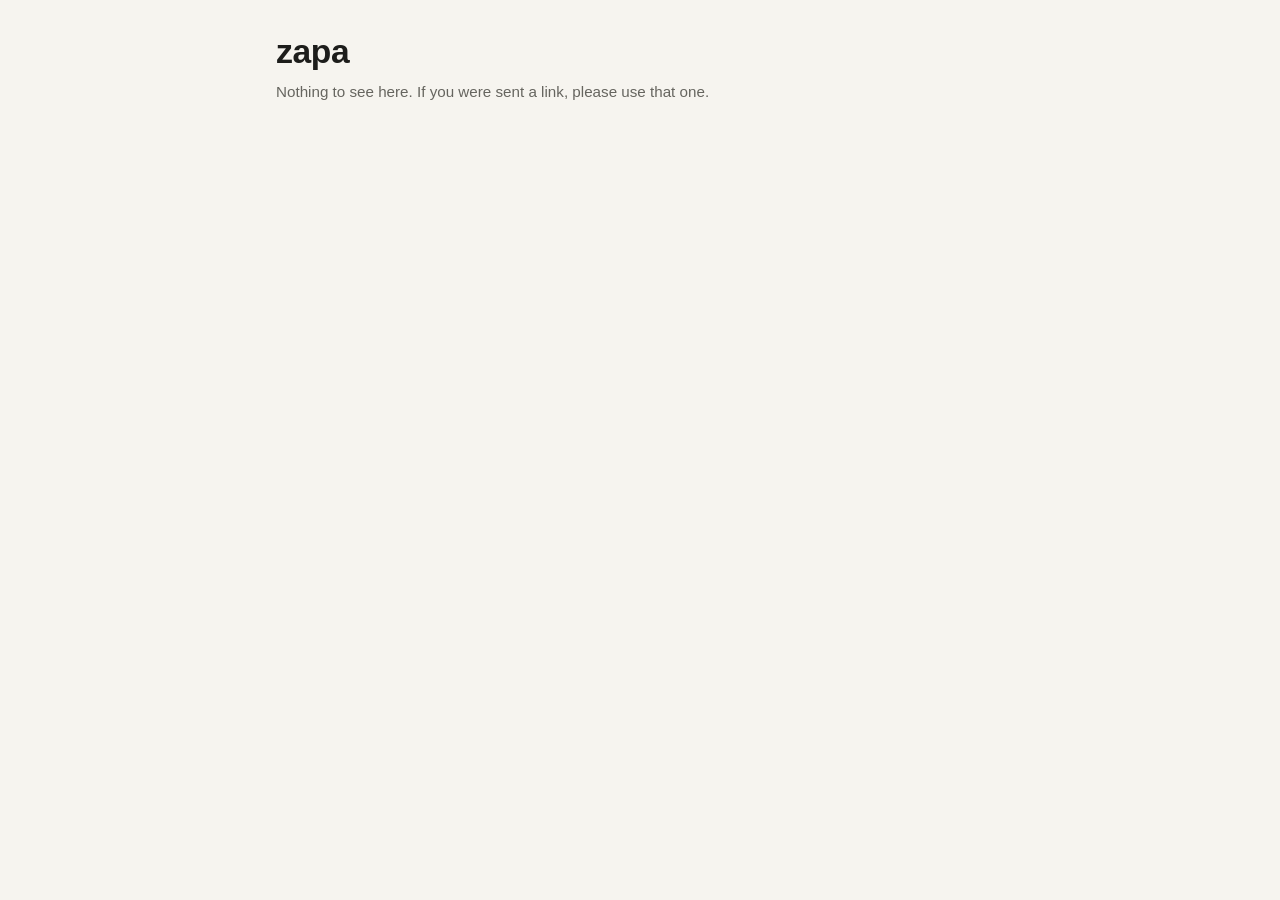
<file: index.html>
<!doctype html>
<html lang="en">
<head>
<meta charset="utf-8">
<meta name="viewport" content="width=device-width, initial-scale=1">
<meta name="robots" content="noindex, nofollow">
<title>zapa</title>
<link rel="stylesheet" href="assets/style.css">
</head>
<body>
<main class="doc">
  <h1>zapa</h1>
  <p class="muted">Nothing to see here. If you were sent a link, please use that one.</p>
</main>
</body>
</html>
</file>
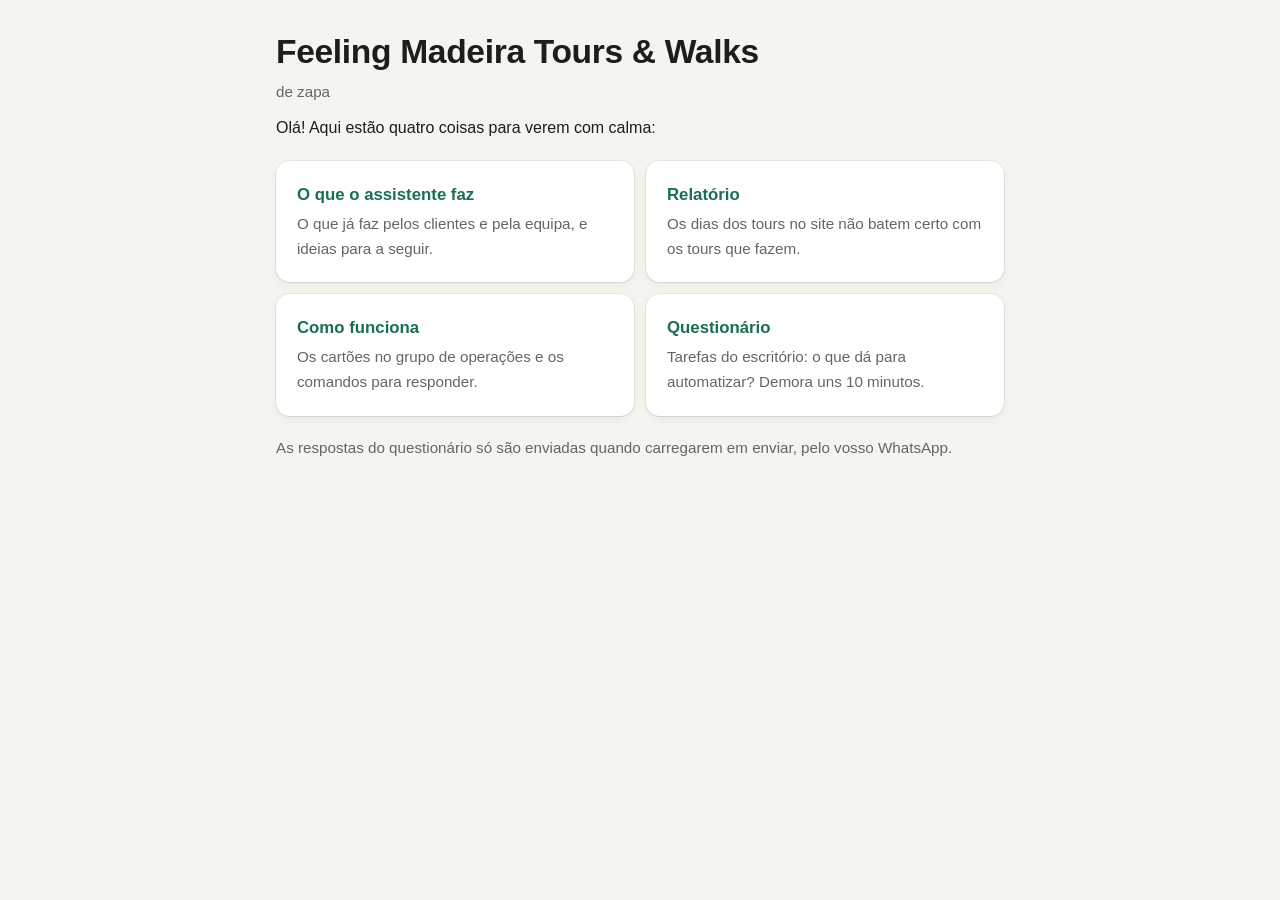
<file: feeling/index.html>
<!doctype html>
<html lang="pt-PT">
<head>
<meta charset="utf-8">
<meta name="viewport" content="width=device-width, initial-scale=1">
<meta name="robots" content="noindex, nofollow">
<title>Feeling Madeira</title>
<link rel="stylesheet" href="../assets/style.css">
</head>
<body>
<main class="doc">
  <h1>Feeling Madeira Tours &amp; Walks</h1>
  <p class="muted">de zapa</p>
  <p>Olá! Aqui estão quatro coisas para verem com calma:</p>
  <div class="tiles">
    <a class="tile" href="o-que-faz.html"><strong>O que o assistente faz</strong><span>O que já faz pelos clientes e pela equipa, e ideias para a seguir.</span></a>
    <a class="tile" href="relatorio.html"><strong>Relatório</strong><span>Os dias dos tours no site não batem certo com os tours que fazem.</span></a>
    <a class="tile" href="como-funciona.html"><strong>Como funciona</strong><span>Os cartões no grupo de operações e os comandos para responder.</span></a>
    <a class="tile" href="questionario.html"><strong>Questionário</strong><span>Tarefas do escritório: o que dá para automatizar? Demora uns 10 minutos.</span></a>
  </div>
  <p class="muted">As respostas do questionário só são enviadas quando carregarem em enviar, pelo vosso WhatsApp.</p>
</main>
</body>
</html>
</file>
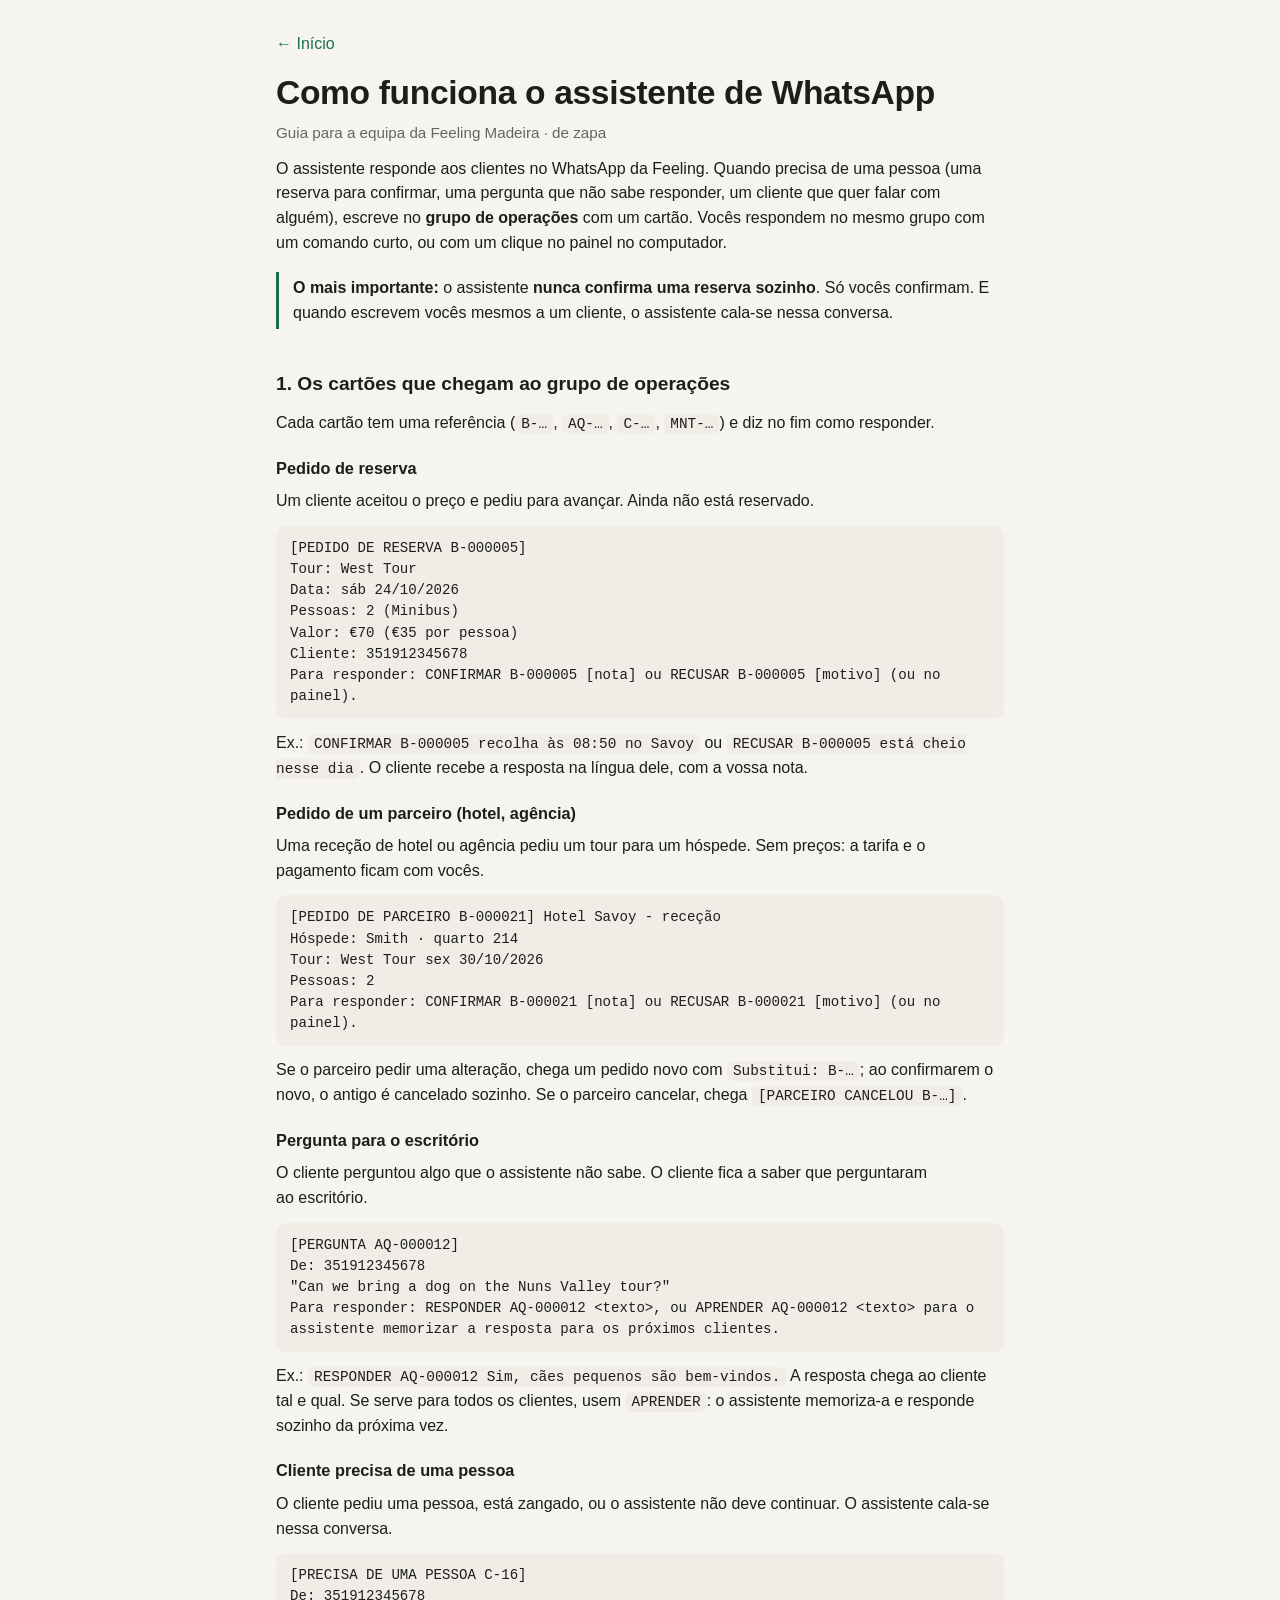
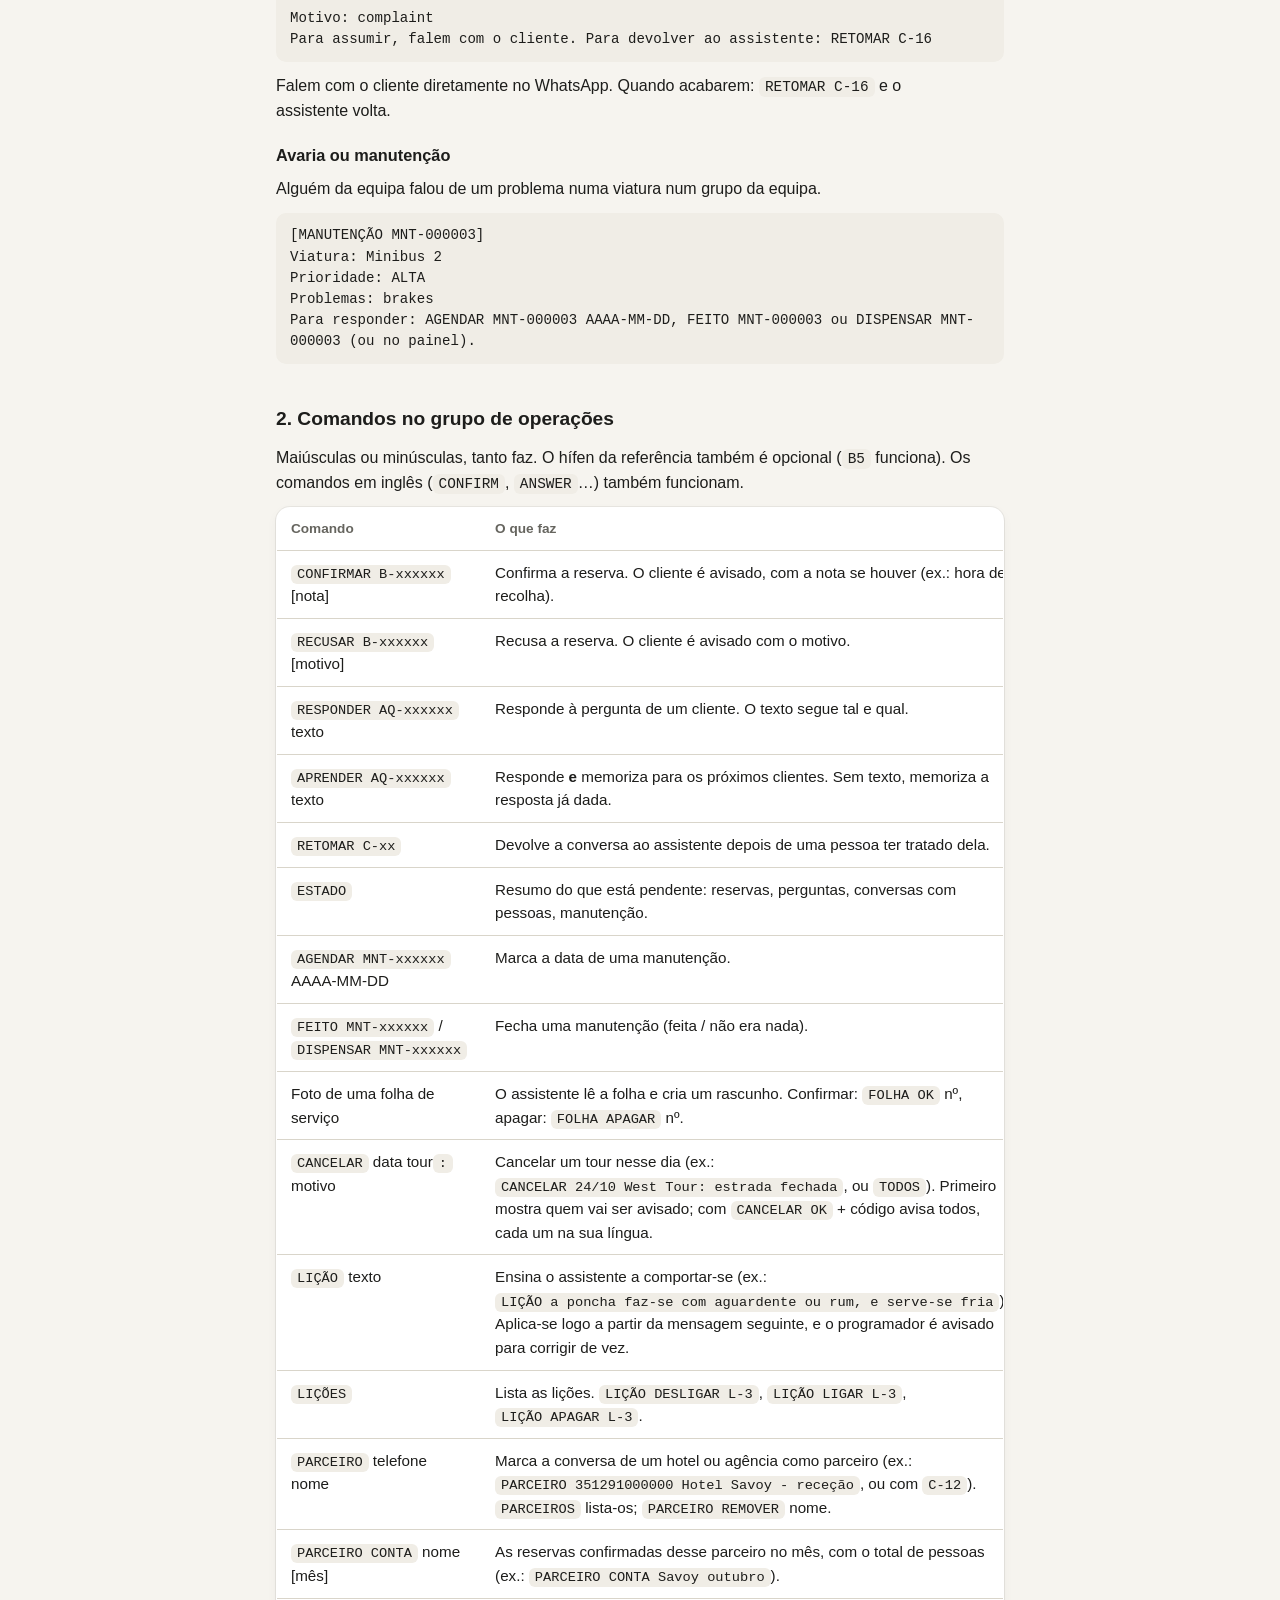
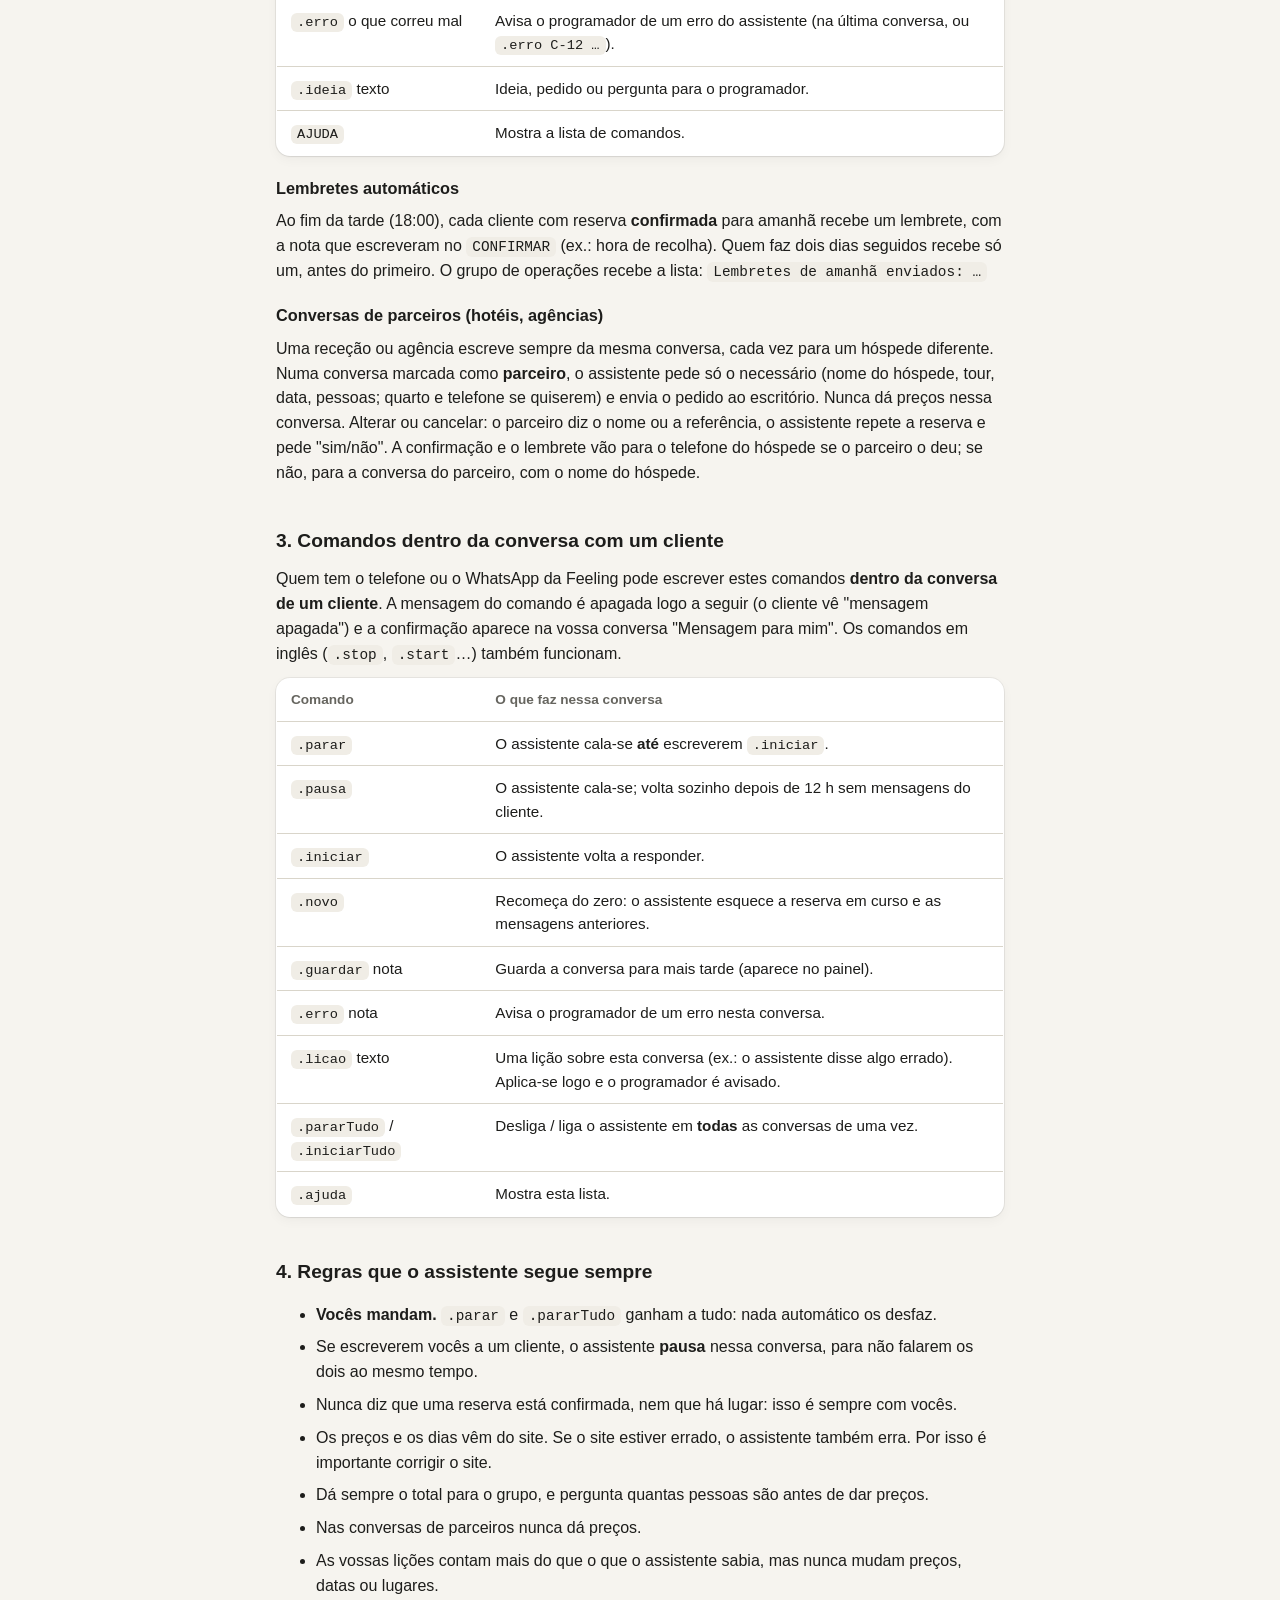
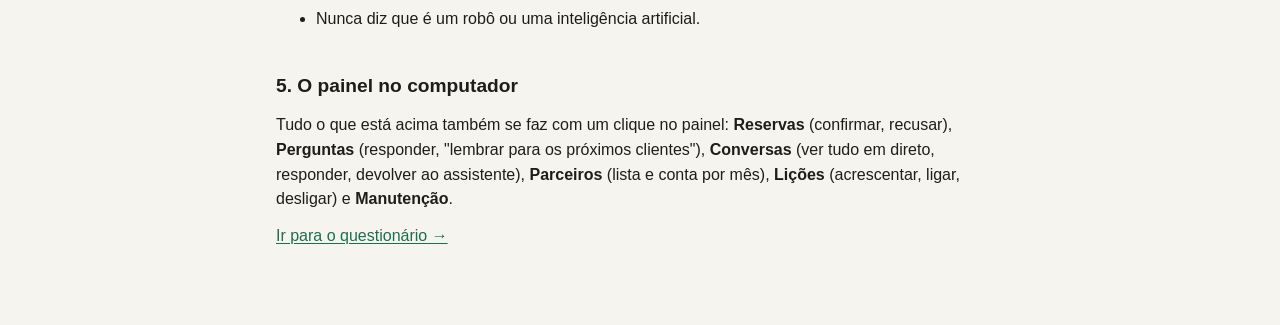
<file: feeling/como-funciona.html>
<!doctype html>
<html lang="pt-PT">
<head>
<meta charset="utf-8">
<meta name="viewport" content="width=device-width, initial-scale=1">
<meta name="robots" content="noindex, nofollow">
<title>Como funciona</title>
<link rel="stylesheet" href="../assets/style.css">
</head>
<body>
<main class="doc">
  <a class="back" href="./">← Início</a>
  <h1>Como funciona o assistente de WhatsApp</h1>
  <p class="muted">Guia para a equipa da Feeling Madeira · de zapa</p>

  <p>O assistente responde aos clientes no WhatsApp da Feeling. Quando precisa de uma pessoa (uma reserva
    para confirmar, uma pergunta que não sabe responder, um cliente que quer falar com alguém), escreve no
    <strong>grupo de operações</strong> com um cartão. Vocês respondem no mesmo grupo com um comando curto,
    ou com um clique no painel no computador.</p>

  <div class="note"><p><strong>O mais importante:</strong> o assistente <strong>nunca confirma uma reserva
    sozinho</strong>. Só vocês confirmam. E quando escrevem vocês mesmos a um cliente, o assistente cala-se
    nessa conversa.</p></div>

  <h2>1. Os cartões que chegam ao grupo de operações</h2>
  <p>Cada cartão tem uma referência (<code>B-…</code>, <code>AQ-…</code>, <code>C-…</code>, <code>MNT-…</code>)
    e diz no fim como responder.</p>

  <h3>Pedido de reserva</h3>
  <p>Um cliente aceitou o preço e pediu para avançar. Ainda não está reservado.</p>
  <pre class="msg">[PEDIDO DE RESERVA B-000005]
Tour: West Tour
Data: sáb 24/10/2026
Pessoas: 2 (Minibus)
Valor: €70 (€35 por pessoa)
Cliente: 351912345678
Para responder: CONFIRMAR B-000005 [nota] ou RECUSAR B-000005 [motivo] (ou no painel).</pre>
  <p>Ex.: <code>CONFIRMAR B-000005 recolha às 08:50 no Savoy</code> ou <code>RECUSAR B-000005 está cheio nesse dia</code>.
    O cliente recebe a resposta na língua dele, com a vossa nota.</p>

  <h3>Pedido de um parceiro (hotel, agência)</h3>
  <p>Uma receção de hotel ou agência pediu um tour para um hóspede. Sem preços: a tarifa e o pagamento ficam com vocês.</p>
  <pre class="msg">[PEDIDO DE PARCEIRO B-000021] Hotel Savoy - receção
Hóspede: Smith · quarto 214
Tour: West Tour sex 30/10/2026
Pessoas: 2
Para responder: CONFIRMAR B-000021 [nota] ou RECUSAR B-000021 [motivo] (ou no painel).</pre>
  <p>Se o parceiro pedir uma alteração, chega um pedido novo com <code>Substitui: B-…</code>; ao confirmarem o novo,
    o antigo é cancelado sozinho. Se o parceiro cancelar, chega <code>[PARCEIRO CANCELOU B-…]</code>.</p>

  <h3>Pergunta para o escritório</h3>
  <p>O cliente perguntou algo que o assistente não sabe. O cliente fica a saber que perguntaram ao escritório.</p>
  <pre class="msg">[PERGUNTA AQ-000012]
De: 351912345678
"Can we bring a dog on the Nuns Valley tour?"
Para responder: RESPONDER AQ-000012 &lt;texto&gt;, ou APRENDER AQ-000012 &lt;texto&gt; para o assistente memorizar a resposta para os próximos clientes.</pre>
  <p>Ex.: <code>RESPONDER AQ-000012 Sim, cães pequenos são bem-vindos.</code> A resposta chega ao cliente tal e qual.
    Se serve para todos os clientes, usem <code>APRENDER</code>: o assistente memoriza-a e responde sozinho da próxima vez.</p>

  <h3>Cliente precisa de uma pessoa</h3>
  <p>O cliente pediu uma pessoa, está zangado, ou o assistente não deve continuar. O assistente cala-se nessa conversa.</p>
  <pre class="msg">[PRECISA DE UMA PESSOA C-16]
De: 351912345678
Motivo: complaint
Para assumir, falem com o cliente. Para devolver ao assistente: RETOMAR C-16</pre>
  <p>Falem com o cliente diretamente no WhatsApp. Quando acabarem: <code>RETOMAR C-16</code> e o assistente volta.</p>

  <h3>Avaria ou manutenção</h3>
  <p>Alguém da equipa falou de um problema numa viatura num grupo da equipa.</p>
  <pre class="msg">[MANUTENÇÃO MNT-000003]
Viatura: Minibus 2
Prioridade: ALTA
Problemas: brakes
Para responder: AGENDAR MNT-000003 AAAA-MM-DD, FEITO MNT-000003 ou DISPENSAR MNT-000003 (ou no painel).</pre>

  <h2>2. Comandos no grupo de operações</h2>
  <p>Maiúsculas ou minúsculas, tanto faz. O hífen da referência também é opcional (<code>B5</code> funciona).
    Os comandos em inglês (<code>CONFIRM</code>, <code>ANSWER</code>…) também funcionam.</p>
  <div class="table-wrap"><table>
    <thead><tr><th>Comando</th><th>O que faz</th></tr></thead>
    <tbody>
      <tr><td><code>CONFIRMAR B-xxxxxx</code> [nota]</td><td>Confirma a reserva. O cliente é avisado, com a nota se houver (ex.: hora de recolha).</td></tr>
      <tr><td><code>RECUSAR B-xxxxxx</code> [motivo]</td><td>Recusa a reserva. O cliente é avisado com o motivo.</td></tr>
      <tr><td><code>RESPONDER AQ-xxxxxx</code> texto</td><td>Responde à pergunta de um cliente. O texto segue tal e qual.</td></tr>
      <tr><td><code>APRENDER AQ-xxxxxx</code> texto</td><td>Responde <strong>e</strong> memoriza para os próximos clientes. Sem texto, memoriza a resposta já dada.</td></tr>
      <tr><td><code>RETOMAR C-xx</code></td><td>Devolve a conversa ao assistente depois de uma pessoa ter tratado dela.</td></tr>
      <tr><td><code>ESTADO</code></td><td>Resumo do que está pendente: reservas, perguntas, conversas com pessoas, manutenção.</td></tr>
      <tr><td><code>AGENDAR MNT-xxxxxx</code> AAAA-MM-DD</td><td>Marca a data de uma manutenção.</td></tr>
      <tr><td><code>FEITO MNT-xxxxxx</code> / <code>DISPENSAR MNT-xxxxxx</code></td><td>Fecha uma manutenção (feita / não era nada).</td></tr>
      <tr><td>Foto de uma folha de serviço</td><td>O assistente lê a folha e cria um rascunho. Confirmar: <code>FOLHA OK</code> nº, apagar: <code>FOLHA APAGAR</code> nº.</td></tr>
      <tr><td><code>CANCELAR</code> data tour<code>:</code> motivo</td><td>Cancelar um tour nesse dia (ex.: <code>CANCELAR 24/10 West Tour: estrada fechada</code>, ou <code>TODOS</code>). Primeiro mostra quem vai ser avisado; com <code>CANCELAR OK</code> + código avisa todos, cada um na sua língua.</td></tr>
      <tr><td><code>LIÇÃO</code> texto</td><td>Ensina o assistente a comportar-se (ex.: <code>LIÇÃO a poncha faz-se com aguardente ou rum, e serve-se fria</code>). Aplica-se logo a partir da mensagem seguinte, e o programador é avisado para corrigir de vez.</td></tr>
      <tr><td><code>LIÇÕES</code></td><td>Lista as lições. <code>LIÇÃO DESLIGAR L-3</code>, <code>LIÇÃO LIGAR L-3</code>, <code>LIÇÃO APAGAR L-3</code>.</td></tr>
      <tr><td><code>PARCEIRO</code> telefone nome</td><td>Marca a conversa de um hotel ou agência como parceiro (ex.: <code>PARCEIRO 351291000000 Hotel Savoy - receção</code>, ou com <code>C-12</code>). <code>PARCEIROS</code> lista-os; <code>PARCEIRO REMOVER</code> nome.</td></tr>
      <tr><td><code>PARCEIRO CONTA</code> nome [mês]</td><td>As reservas confirmadas desse parceiro no mês, com o total de pessoas (ex.: <code>PARCEIRO CONTA Savoy outubro</code>).</td></tr>
      <tr><td><code>.erro</code> o que correu mal</td><td>Avisa o programador de um erro do assistente (na última conversa, ou <code>.erro C-12 …</code>).</td></tr>
      <tr><td><code>.ideia</code> texto</td><td>Ideia, pedido ou pergunta para o programador.</td></tr>
      <tr><td><code>AJUDA</code></td><td>Mostra a lista de comandos.</td></tr>
    </tbody>
  </table></div>

  <h3>Lembretes automáticos</h3>
  <p>Ao fim da tarde (18:00), cada cliente com reserva <strong>confirmada</strong> para amanhã recebe um lembrete,
    com a nota que escreveram no <code>CONFIRMAR</code> (ex.: hora de recolha). Quem faz dois dias seguidos recebe
    só um, antes do primeiro. O grupo de operações recebe a lista: <code>Lembretes de amanhã enviados: …</code></p>

  <h3>Conversas de parceiros (hotéis, agências)</h3>
  <p>Uma receção ou agência escreve sempre da mesma conversa, cada vez para um hóspede diferente. Numa conversa
    marcada como <strong>parceiro</strong>, o assistente pede só o necessário (nome do hóspede, tour, data,
    pessoas; quarto e telefone se quiserem) e envia o pedido ao escritório. Nunca dá preços nessa conversa.
    Alterar ou cancelar: o parceiro diz o nome ou a referência, o assistente repete a reserva e pede "sim/não".
    A confirmação e o lembrete vão para o telefone do hóspede se o parceiro o deu; se não, para a conversa do
    parceiro, com o nome do hóspede.</p>

  <h2>3. Comandos dentro da conversa com um cliente</h2>
  <p>Quem tem o telefone ou o WhatsApp da Feeling pode escrever estes comandos <strong>dentro da conversa de
    um cliente</strong>. A mensagem do comando é apagada logo a seguir (o cliente vê "mensagem apagada") e a
    confirmação aparece na vossa conversa "Mensagem para mim". Os comandos em inglês (<code>.stop</code>,
    <code>.start</code>…) também funcionam.</p>
  <div class="table-wrap"><table>
    <thead><tr><th>Comando</th><th>O que faz nessa conversa</th></tr></thead>
    <tbody>
      <tr><td><code>.parar</code></td><td>O assistente cala-se <strong>até</strong> escreverem <code>.iniciar</code>.</td></tr>
      <tr><td><code>.pausa</code></td><td>O assistente cala-se; volta sozinho depois de 12 h sem mensagens do cliente.</td></tr>
      <tr><td><code>.iniciar</code></td><td>O assistente volta a responder.</td></tr>
      <tr><td><code>.novo</code></td><td>Recomeça do zero: o assistente esquece a reserva em curso e as mensagens anteriores.</td></tr>
      <tr><td><code>.guardar</code> nota</td><td>Guarda a conversa para mais tarde (aparece no painel).</td></tr>
      <tr><td><code>.erro</code> nota</td><td>Avisa o programador de um erro nesta conversa.</td></tr>
      <tr><td><code>.licao</code> texto</td><td>Uma lição sobre esta conversa (ex.: o assistente disse algo errado). Aplica-se logo e o programador é avisado.</td></tr>
      <tr><td><code>.pararTudo</code> / <code>.iniciarTudo</code></td><td>Desliga / liga o assistente em <strong>todas</strong> as conversas de uma vez.</td></tr>
      <tr><td><code>.ajuda</code></td><td>Mostra esta lista.</td></tr>
    </tbody>
  </table></div>

  <h2>4. Regras que o assistente segue sempre</h2>
  <ul>
    <li><strong>Vocês mandam.</strong> <code>.parar</code> e <code>.pararTudo</code> ganham a tudo: nada automático os desfaz.</li>
    <li>Se escreverem vocês a um cliente, o assistente <strong>pausa</strong> nessa conversa, para não falarem os dois ao mesmo tempo.</li>
    <li>Nunca diz que uma reserva está confirmada, nem que há lugar: isso é sempre com vocês.</li>
    <li>Os preços e os dias vêm do site. Se o site estiver errado, o assistente também erra. Por isso é importante corrigir o site.</li>
    <li>Dá sempre o total para o grupo, e pergunta quantas pessoas são antes de dar preços.</li>
    <li>Nas conversas de parceiros nunca dá preços.</li>
    <li>As vossas lições contam mais do que o que o assistente sabia, mas nunca mudam preços, datas ou lugares.</li>
    <li>Nunca diz que é um robô ou uma inteligência artificial.</li>
  </ul>

  <h2>5. O painel no computador</h2>
  <p>Tudo o que está acima também se faz com um clique no painel: <strong>Reservas</strong> (confirmar,
    recusar), <strong>Perguntas</strong> (responder, "lembrar para os próximos clientes"),
    <strong>Conversas</strong> (ver tudo em direto, responder, devolver ao assistente),
    <strong>Parceiros</strong> (lista e conta por mês), <strong>Lições</strong> (acrescentar, ligar, desligar) e
    <strong>Manutenção</strong>.</p>

  <p><a href="questionario.html">Ir para o questionário →</a></p>
</main>
</body>
</html>
</file>
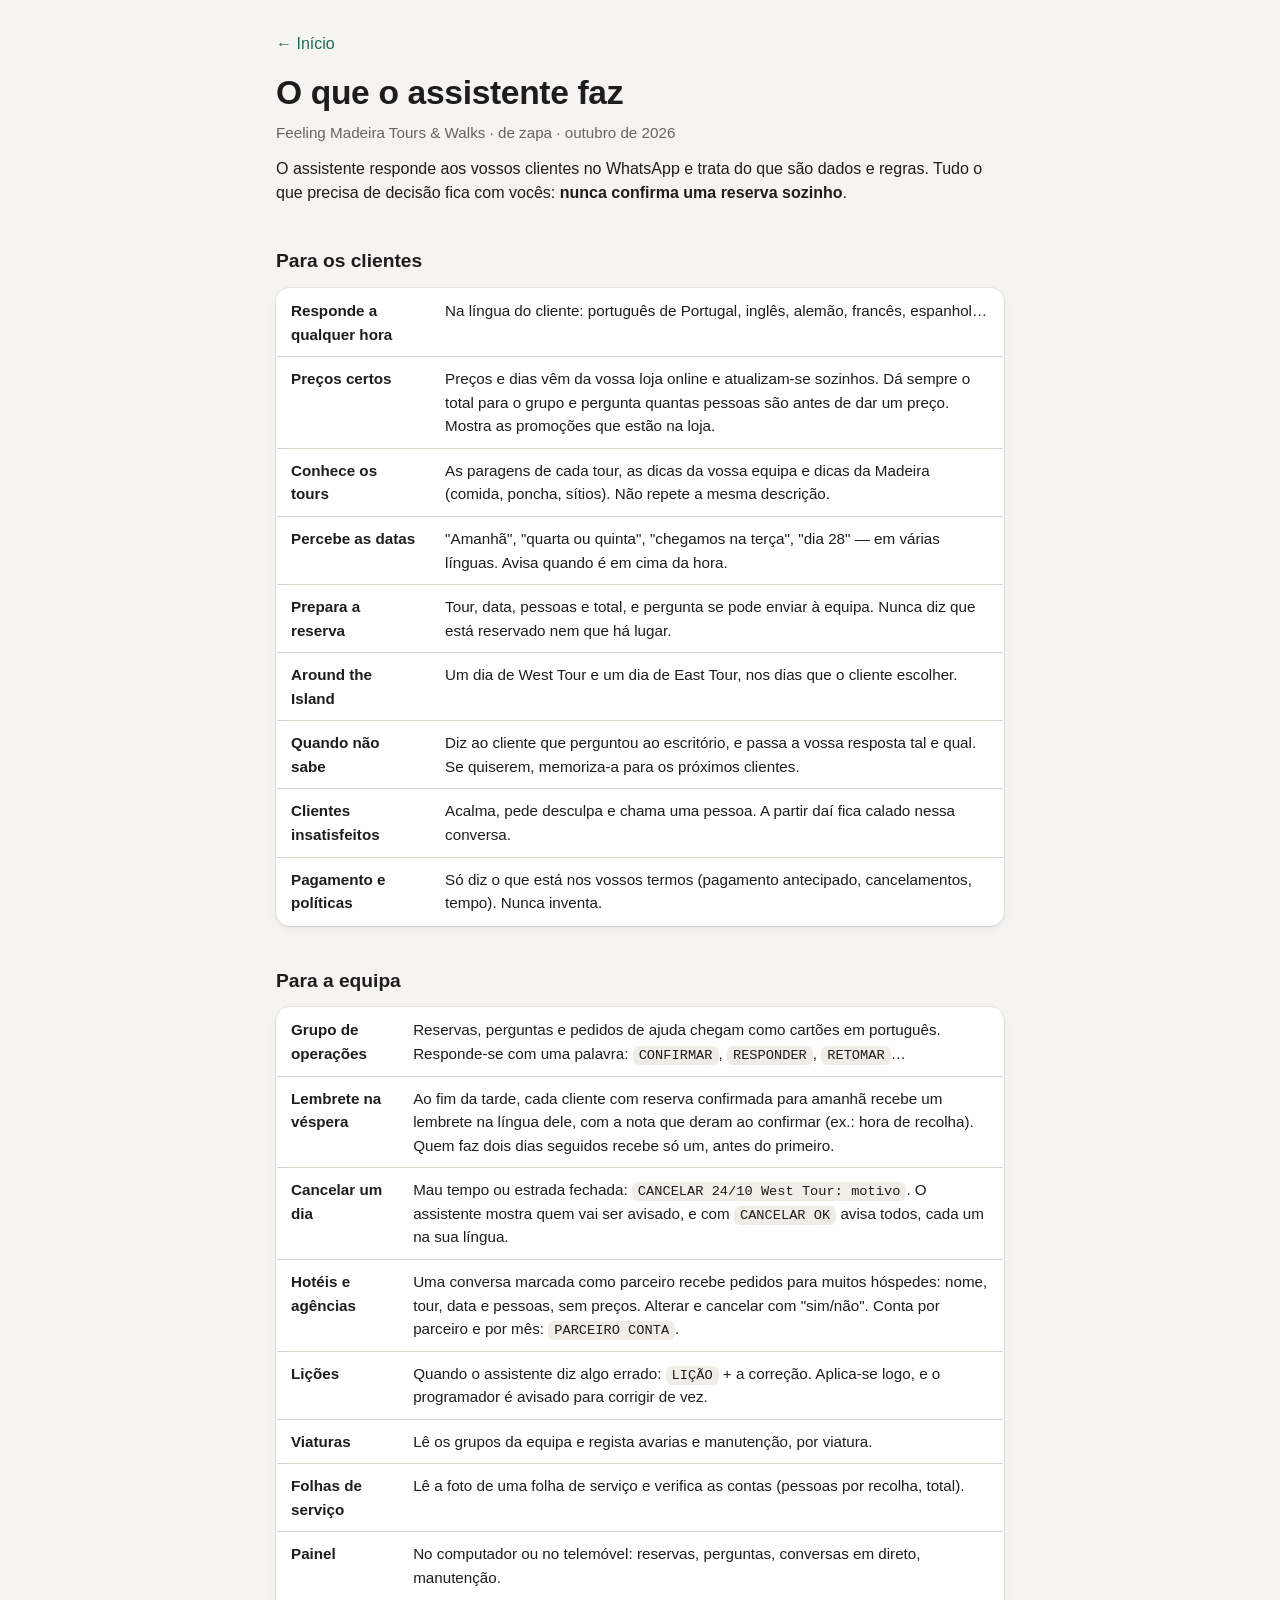
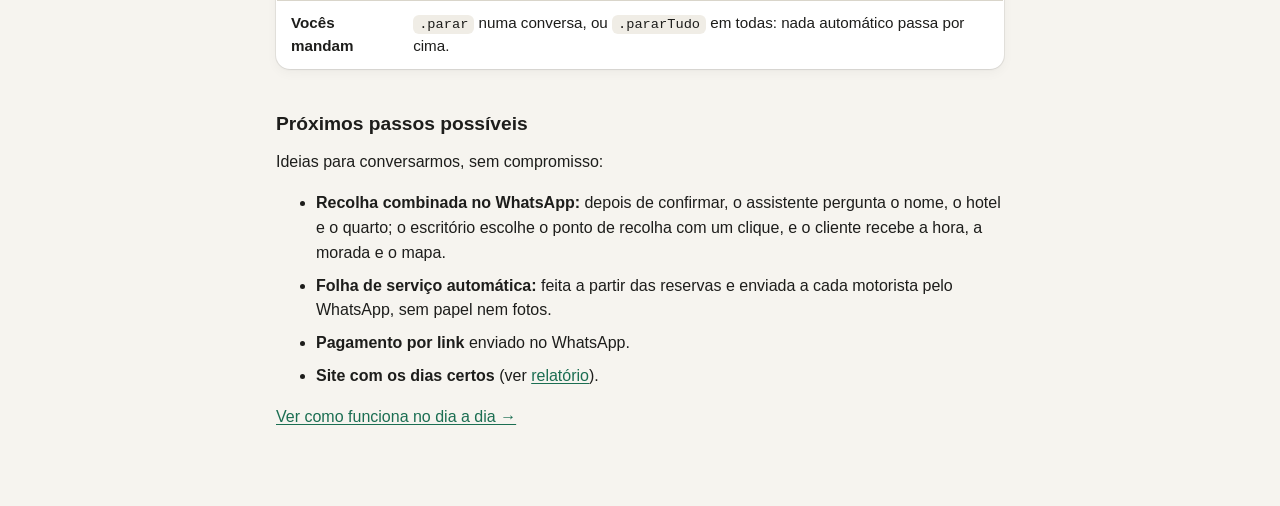
<file: feeling/o-que-faz.html>
<!doctype html>
<html lang="pt-PT">
<head>
<meta charset="utf-8">
<meta name="viewport" content="width=device-width, initial-scale=1">
<meta name="robots" content="noindex, nofollow">
<title>O que o assistente faz</title>
<link rel="stylesheet" href="../assets/style.css">
</head>
<body>
<main class="doc">
  <a class="back" href="./">← Início</a>
  <h1>O que o assistente faz</h1>
  <p class="muted">Feeling Madeira Tours &amp; Walks · de zapa · outubro de 2026</p>

  <p>O assistente responde aos vossos clientes no WhatsApp e trata do que são dados e regras. Tudo o que
    precisa de decisão fica com vocês: <strong>nunca confirma uma reserva sozinho</strong>.</p>

  <h2>Para os clientes</h2>
  <div class="table-wrap"><table>
    <tbody>
      <tr><td><strong>Responde a qualquer hora</strong></td><td>Na língua do cliente: português de Portugal, inglês, alemão, francês, espanhol…</td></tr>
      <tr><td><strong>Preços certos</strong></td><td>Preços e dias vêm da vossa loja online e atualizam-se sozinhos. Dá sempre o total para o grupo e pergunta quantas pessoas são antes de dar um preço. Mostra as promoções que estão na loja.</td></tr>
      <tr><td><strong>Conhece os tours</strong></td><td>As paragens de cada tour, as dicas da vossa equipa e dicas da Madeira (comida, poncha, sítios). Não repete a mesma descrição.</td></tr>
      <tr><td><strong>Percebe as datas</strong></td><td>"Amanhã", "quarta ou quinta", "chegamos na terça", "dia 28" — em várias línguas. Avisa quando é em cima da hora.</td></tr>
      <tr><td><strong>Prepara a reserva</strong></td><td>Tour, data, pessoas e total, e pergunta se pode enviar à equipa. Nunca diz que está reservado nem que há lugar.</td></tr>
      <tr><td><strong>Around the Island</strong></td><td>Um dia de West Tour e um dia de East Tour, nos dias que o cliente escolher.</td></tr>
      <tr><td><strong>Quando não sabe</strong></td><td>Diz ao cliente que perguntou ao escritório, e passa a vossa resposta tal e qual. Se quiserem, memoriza-a para os próximos clientes.</td></tr>
      <tr><td><strong>Clientes insatisfeitos</strong></td><td>Acalma, pede desculpa e chama uma pessoa. A partir daí fica calado nessa conversa.</td></tr>
      <tr><td><strong>Pagamento e políticas</strong></td><td>Só diz o que está nos vossos termos (pagamento antecipado, cancelamentos, tempo). Nunca inventa.</td></tr>
    </tbody>
  </table></div>

  <h2>Para a equipa</h2>
  <div class="table-wrap"><table>
    <tbody>
      <tr><td><strong>Grupo de operações</strong></td><td>Reservas, perguntas e pedidos de ajuda chegam como cartões em português. Responde-se com uma palavra: <code>CONFIRMAR</code>, <code>RESPONDER</code>, <code>RETOMAR</code>…</td></tr>
      <tr><td><strong>Lembrete na véspera</strong></td><td>Ao fim da tarde, cada cliente com reserva confirmada para amanhã recebe um lembrete na língua dele, com a nota que deram ao confirmar (ex.: hora de recolha). Quem faz dois dias seguidos recebe só um, antes do primeiro.</td></tr>
      <tr><td><strong>Cancelar um dia</strong></td><td>Mau tempo ou estrada fechada: <code>CANCELAR 24/10 West Tour: motivo</code>. O assistente mostra quem vai ser avisado, e com <code>CANCELAR OK</code> avisa todos, cada um na sua língua.</td></tr>
      <tr><td><strong>Hotéis e agências</strong></td><td>Uma conversa marcada como parceiro recebe pedidos para muitos hóspedes: nome, tour, data e pessoas, sem preços. Alterar e cancelar com "sim/não". Conta por parceiro e por mês: <code>PARCEIRO CONTA</code>.</td></tr>
      <tr><td><strong>Lições</strong></td><td>Quando o assistente diz algo errado: <code>LIÇÃO</code> + a correção. Aplica-se logo, e o programador é avisado para corrigir de vez.</td></tr>
      <tr><td><strong>Viaturas</strong></td><td>Lê os grupos da equipa e regista avarias e manutenção, por viatura.</td></tr>
      <tr><td><strong>Folhas de serviço</strong></td><td>Lê a foto de uma folha de serviço e verifica as contas (pessoas por recolha, total).</td></tr>
      <tr><td><strong>Painel</strong></td><td>No computador ou no telemóvel: reservas, perguntas, conversas em direto, manutenção.</td></tr>
      <tr><td><strong>Vocês mandam</strong></td><td><code>.parar</code> numa conversa, ou <code>.pararTudo</code> em todas: nada automático passa por cima.</td></tr>
    </tbody>
  </table></div>

  <h2>Próximos passos possíveis</h2>
  <p>Ideias para conversarmos, sem compromisso:</p>
  <ul>
    <li><strong>Recolha combinada no WhatsApp:</strong> depois de confirmar, o assistente pergunta o nome, o hotel e o quarto; o escritório escolhe o ponto de recolha com um clique, e o cliente recebe a hora, a morada e o mapa.</li>
    <li><strong>Folha de serviço automática:</strong> feita a partir das reservas e enviada a cada motorista pelo WhatsApp, sem papel nem fotos.</li>
    <li><strong>Pagamento por link</strong> enviado no WhatsApp.</li>
    <li><strong>Site com os dias certos</strong> (ver <a href="relatorio.html">relatório</a>).</li>
  </ul>

  <p><a href="como-funciona.html">Ver como funciona no dia a dia →</a></p>
</main>
</body>
</html>
</file>
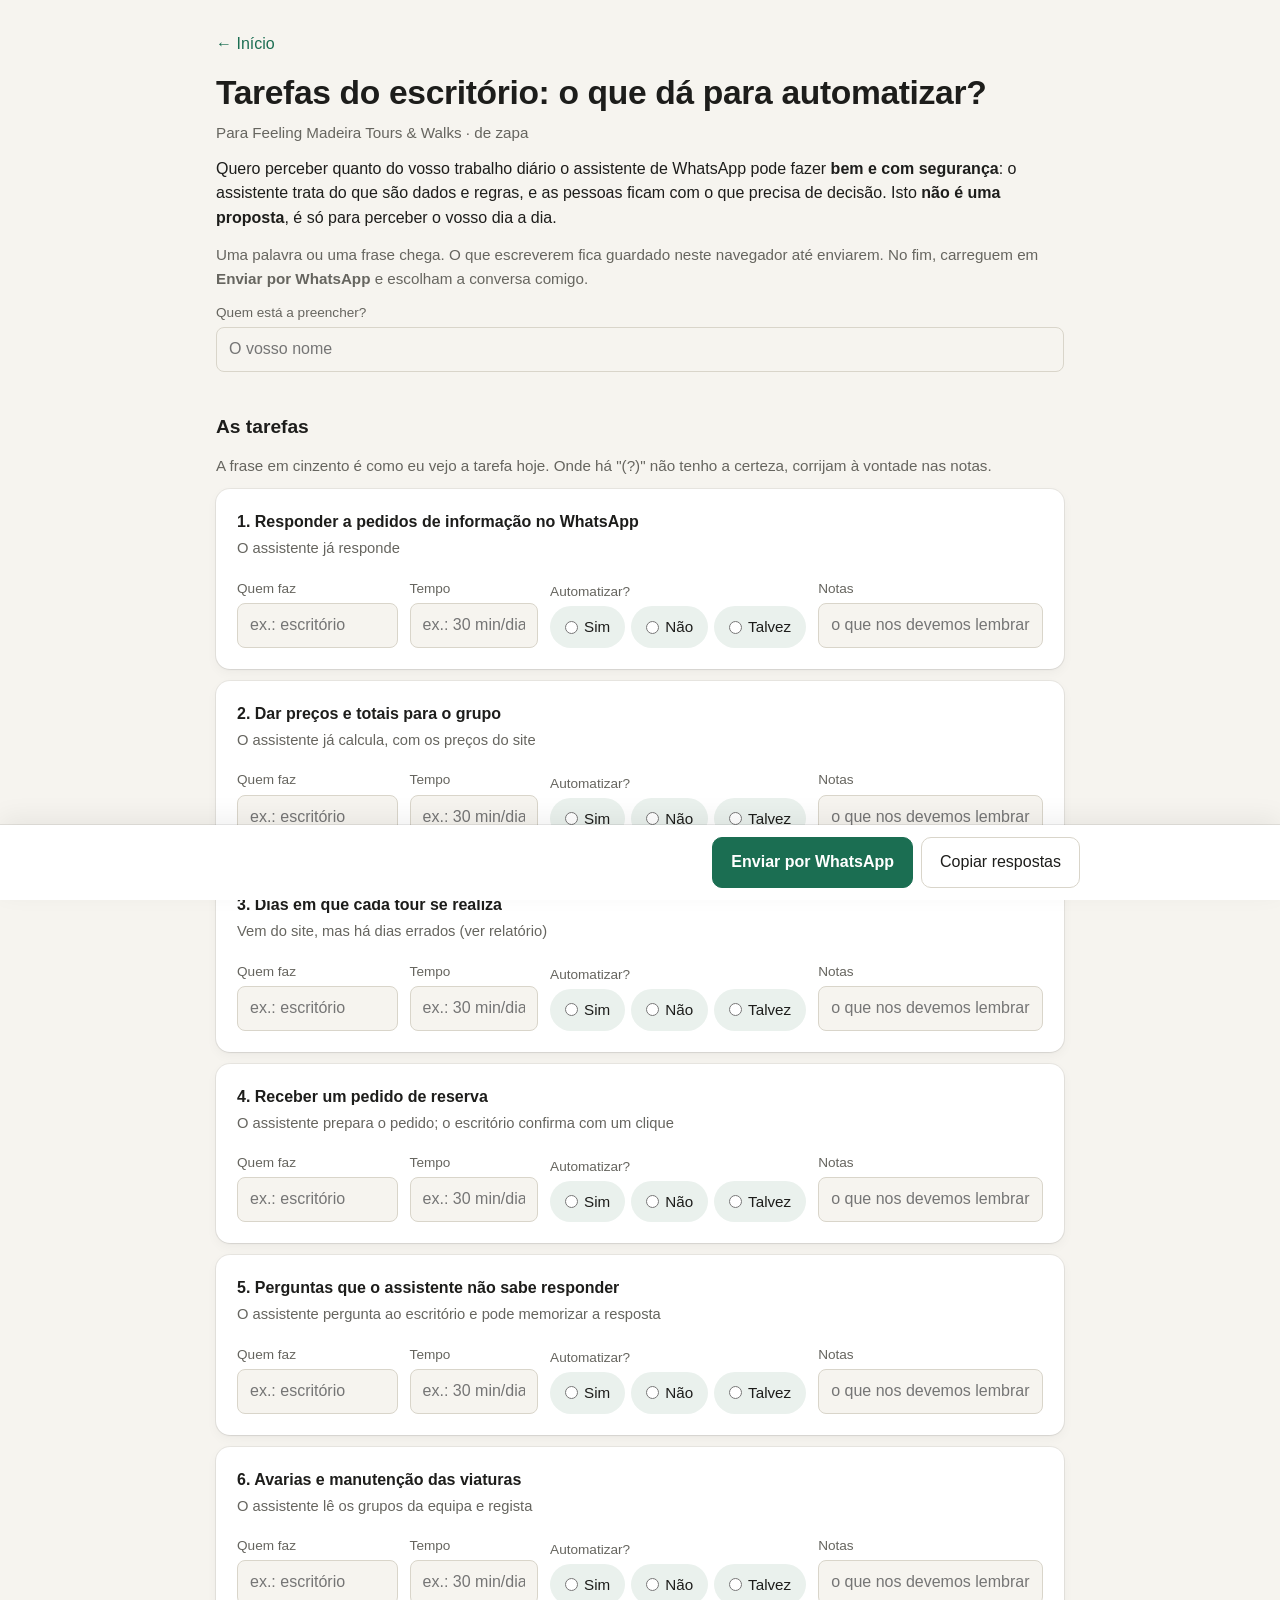
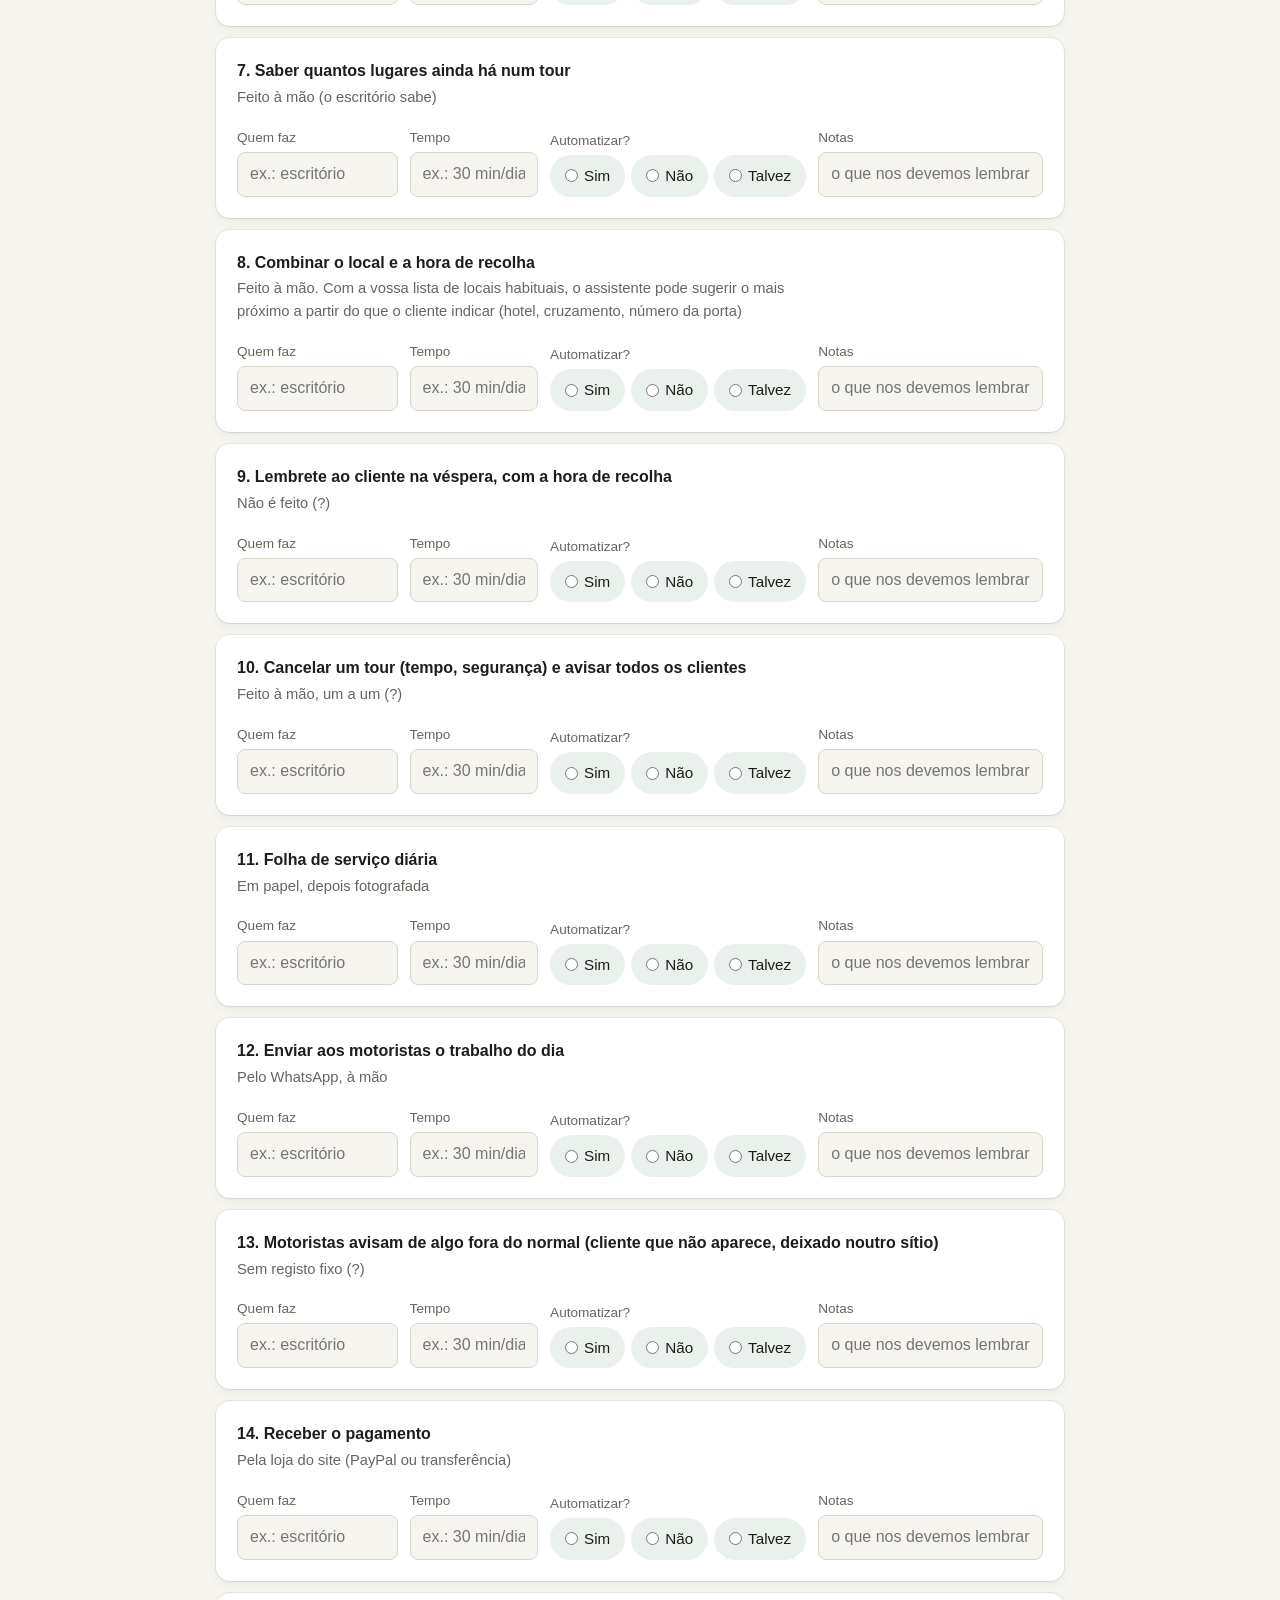
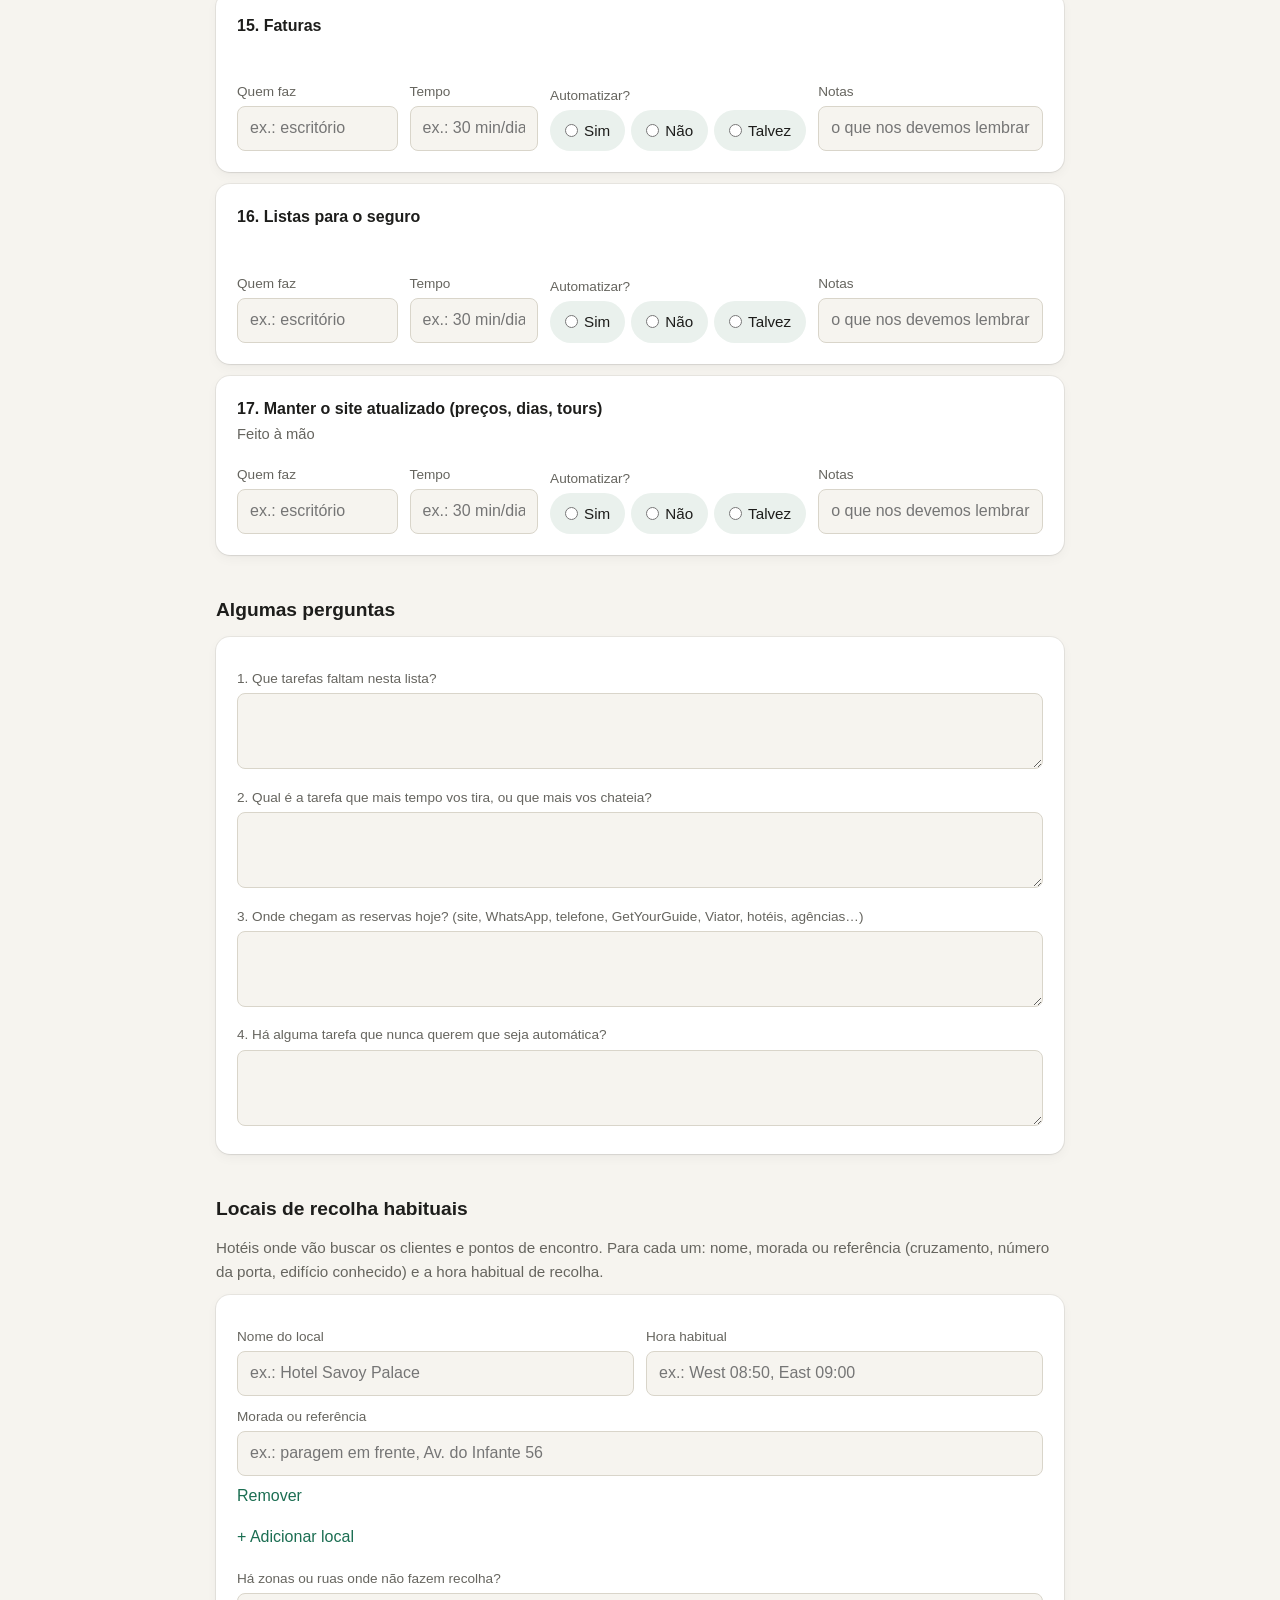
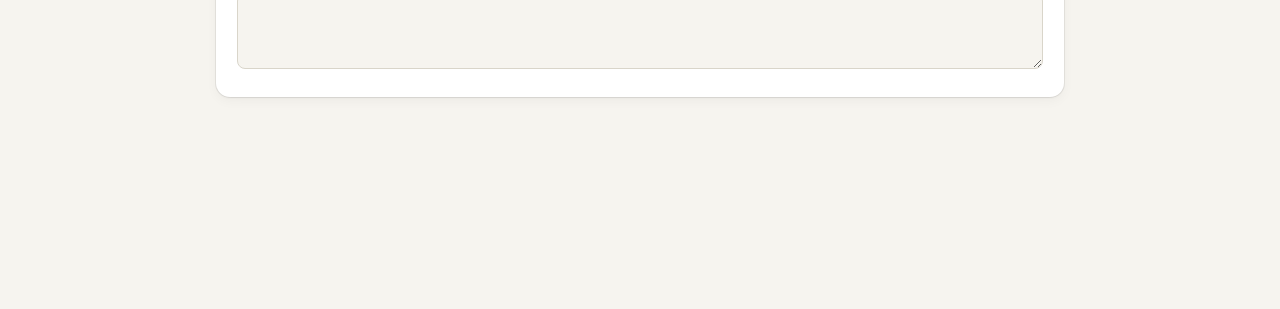
<file: feeling/questionario.html>
<!doctype html>
<html lang="pt-PT">
<head>
<meta charset="utf-8">
<meta name="viewport" content="width=device-width, initial-scale=1">
<meta name="robots" content="noindex, nofollow">
<title>Questionário</title>
<link rel="stylesheet" href="../assets/style.css">
</head>
<body>
<main>
  <a class="back" href="./">← Início</a>
  <h1 id="title"></h1>
  <p class="muted" id="byline"></p>
  <p id="intro"></p>
  <p class="muted" id="hint"></p>

  <label for="who" id="whoLabel"></label>
  <input type="text" id="who" data-key="who">

  <h2 id="tasksTitle"></h2>
  <p class="muted" id="tasksIntro"></p>
  <div id="tasks"></div>

  <h2 id="questionsTitle"></h2>
  <div class="card" id="questions"></div>

  <section id="pickupsSection">
    <h2 id="pickupsTitle"></h2>
    <p class="muted" id="pickupsIntro"></p>
    <div class="card">
      <div id="pickups"></div>
      <button type="button" class="link" id="addPickup"></button>
      <label for="noPickup" id="noPickupLabel"></label>
      <textarea id="noPickup" data-key="noPickup"></textarea>
    </div>
  </section>
</main>

<div class="bar">
  <div class="bar-inner">
    <button type="button" class="primary" id="send"></button>
    <button type="button" id="copy"></button>
    <div id="status" role="status" aria-live="polite"></div>
  </div>
</div>

<script src="form-data.js"></script>
<script src="../assets/form.js"></script>
</body>
</html>
</file>
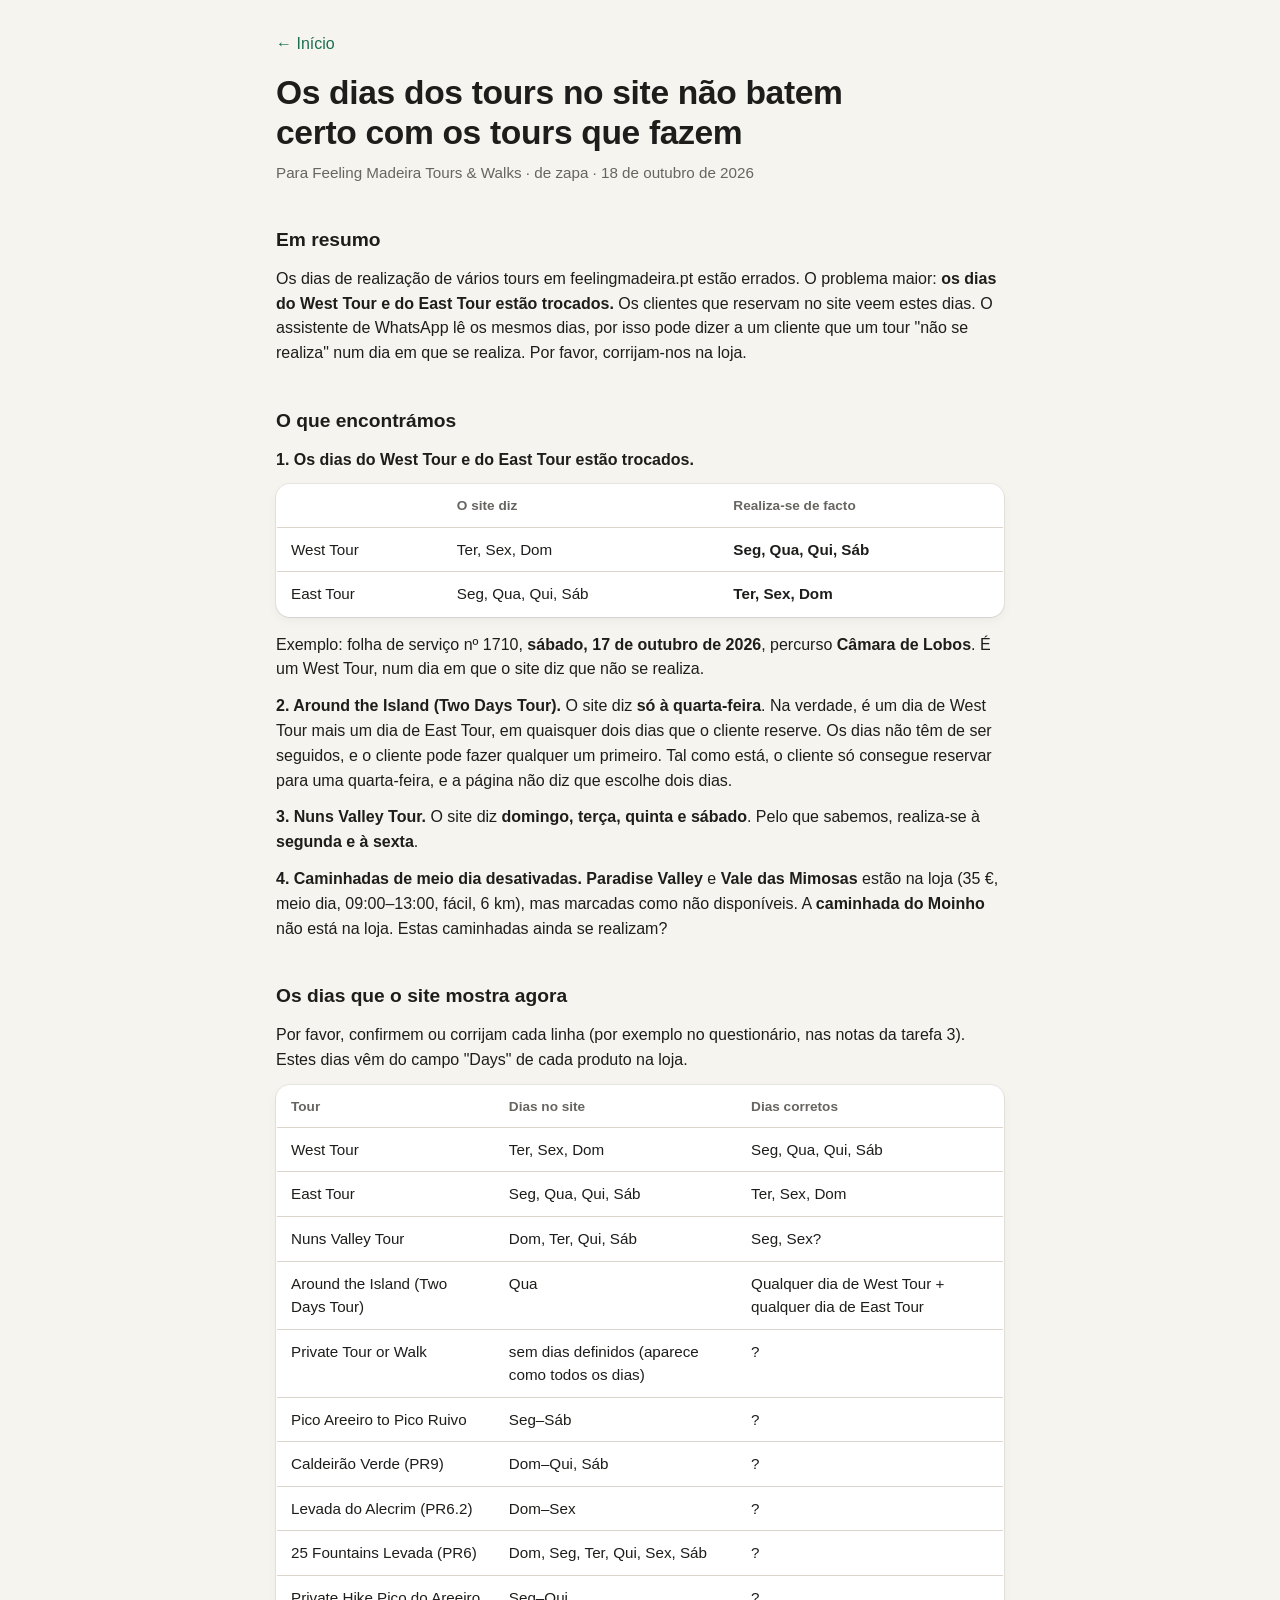
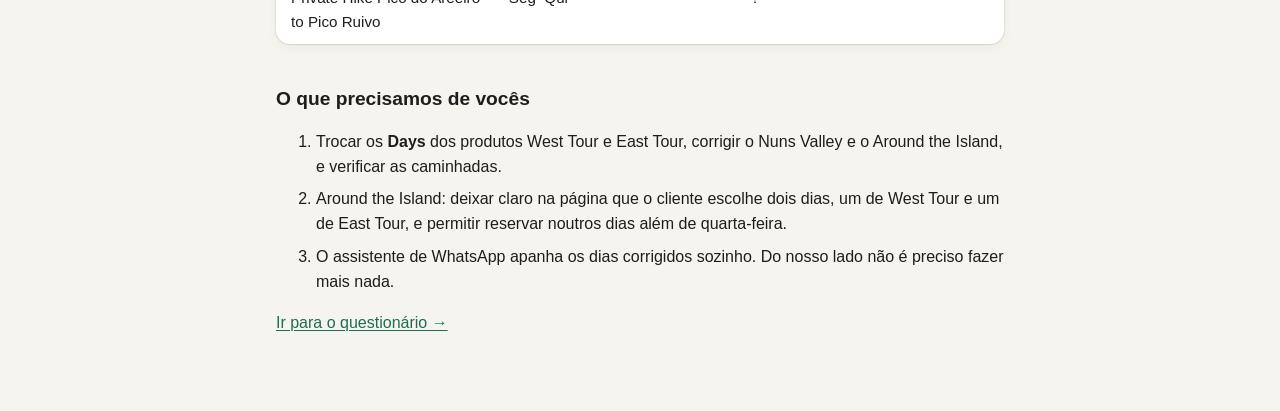
<file: feeling/relatorio.html>
<!doctype html>
<html lang="pt-PT">
<head>
<meta charset="utf-8">
<meta name="viewport" content="width=device-width, initial-scale=1">
<meta name="robots" content="noindex, nofollow">
<title>Relatório</title>
<link rel="stylesheet" href="../assets/style.css">
</head>
<body>
<main class="doc">
  <a class="back" href="./">← Início</a>
  <h1>Os dias dos tours no site não batem certo com os tours que fazem</h1>
  <p class="muted">Para Feeling Madeira Tours &amp; Walks · de zapa · 18 de outubro de 2026</p>

  <h2>Em resumo</h2>
  <p>Os dias de realização de vários tours em feelingmadeira.pt estão errados. O problema maior:
    <strong>os dias do West Tour e do East Tour estão trocados.</strong> Os clientes que reservam no site
    veem estes dias. O assistente de WhatsApp lê os mesmos dias, por isso pode dizer a um cliente que um
    tour "não se realiza" num dia em que se realiza. Por favor, corrijam-nos na loja.</p>

  <h2>O que encontrámos</h2>
  <p><strong>1. Os dias do West Tour e do East Tour estão trocados.</strong></p>
  <div class="table-wrap"><table>
    <thead><tr><th></th><th>O site diz</th><th>Realiza-se de facto</th></tr></thead>
    <tbody>
      <tr><td>West Tour</td><td>Ter, Sex, Dom</td><td><strong>Seg, Qua, Qui, Sáb</strong></td></tr>
      <tr><td>East Tour</td><td>Seg, Qua, Qui, Sáb</td><td><strong>Ter, Sex, Dom</strong></td></tr>
    </tbody>
  </table></div>
  <p>Exemplo: folha de serviço nº 1710, <strong>sábado, 17 de outubro de 2026</strong>, percurso
    <strong>Câmara de Lobos</strong>. É um West Tour, num dia em que o site diz que não se realiza.</p>

  <p><strong>2. Around the Island (Two Days Tour).</strong> O site diz <strong>só à quarta-feira</strong>.
    Na verdade, é um dia de West Tour mais um dia de East Tour, em quaisquer dois dias que o cliente
    reserve. Os dias não têm de ser seguidos, e o cliente pode fazer qualquer um primeiro. Tal como está,
    o cliente só consegue reservar para uma quarta-feira, e a página não diz que escolhe dois dias.</p>

  <p><strong>3. Nuns Valley Tour.</strong> O site diz <strong>domingo, terça, quinta e sábado</strong>.
    Pelo que sabemos, realiza-se à <strong>segunda e à sexta</strong>.</p>

  <p><strong>4. Caminhadas de meio dia desativadas.</strong> <strong>Paradise Valley</strong> e
    <strong>Vale das Mimosas</strong> estão na loja (35 €, meio dia, 09:00–13:00, fácil, 6 km), mas
    marcadas como não disponíveis. A <strong>caminhada do Moinho</strong> não está na loja. Estas
    caminhadas ainda se realizam?</p>

  <h2>Os dias que o site mostra agora</h2>
  <p>Por favor, confirmem ou corrijam cada linha (por exemplo no questionário, nas notas da tarefa 3).
    Estes dias vêm do campo "Days" de cada produto na loja.</p>
  <div class="table-wrap"><table>
    <thead><tr><th>Tour</th><th>Dias no site</th><th>Dias corretos</th></tr></thead>
    <tbody>
      <tr><td>West Tour</td><td>Ter, Sex, Dom</td><td>Seg, Qua, Qui, Sáb</td></tr>
      <tr><td>East Tour</td><td>Seg, Qua, Qui, Sáb</td><td>Ter, Sex, Dom</td></tr>
      <tr><td>Nuns Valley Tour</td><td>Dom, Ter, Qui, Sáb</td><td>Seg, Sex?</td></tr>
      <tr><td>Around the Island (Two Days Tour)</td><td>Qua</td><td>Qualquer dia de West Tour + qualquer dia de East Tour</td></tr>
      <tr><td>Private Tour or Walk</td><td>sem dias definidos (aparece como todos os dias)</td><td>?</td></tr>
      <tr><td>Pico Areeiro to Pico Ruivo</td><td>Seg–Sáb</td><td>?</td></tr>
      <tr><td>Caldeirão Verde (PR9)</td><td>Dom–Qui, Sáb</td><td>?</td></tr>
      <tr><td>Levada do Alecrim (PR6.2)</td><td>Dom–Sex</td><td>?</td></tr>
      <tr><td>25 Fountains Levada (PR6)</td><td>Dom, Seg, Ter, Qui, Sex, Sáb</td><td>?</td></tr>
      <tr><td>Private Hike Pico do Areeiro to Pico Ruivo</td><td>Seg–Qui</td><td>?</td></tr>
    </tbody>
  </table></div>

  <h2>O que precisamos de vocês</h2>
  <ol>
    <li>Trocar os <strong>Days</strong> dos produtos West Tour e East Tour, corrigir o Nuns Valley e o
      Around the Island, e verificar as caminhadas.</li>
    <li>Around the Island: deixar claro na página que o cliente escolhe dois dias, um de West Tour e um
      de East Tour, e permitir reservar noutros dias além de quarta-feira.</li>
    <li>O assistente de WhatsApp apanha os dias corrigidos sozinho. Do nosso lado não é preciso fazer
      mais nada.</li>
  </ol>
  <p><a href="questionario.html">Ir para o questionário →</a></p>
</main>
</body>
</html>
</file>
<file: assets/style.css>
:root {
  --bg: #f6f4ef; --card: #ffffff; --text: #1d1d1b; --muted: #66655f;
  --line: #d9d5ca; --accent: #1b6e52; --accent-text: #ffffff; --chip: #eaf1ed;
  --code: #f0ede6;
  --shadow: 0 0 0 1px oklch(0 0 0 / 0.06), 0 1px 2px oklch(0 0 0 / 0.06), 0 4px 12px oklch(0 0 0 / 0.04);
  --bar-shadow: 0 -1px 0 oklch(0 0 0 / 0.08), 0 -8px 24px oklch(0 0 0 / 0.06);
}
@media (prefers-color-scheme: dark) {
  :root {
    --bg: #141513; --card: #1e1f1c; --text: #ecebe6; --muted: #a8a79f;
    --line: #3a3b35; --accent: #4cb98f; --accent-text: #0d1410; --chip: #22302a;
    --code: #2a2b27;
    --shadow: 0 0 0 1px oklch(1 0 0 / 0.07), 0 1px 2px oklch(0 0 0 / 0.4), 0 4px 12px oklch(0 0 0 / 0.25);
    --bar-shadow: 0 -1px 0 oklch(1 0 0 / 0.08), 0 -8px 24px oklch(0 0 0 / 0.3);
  }
}

* { box-sizing: border-box; }
body {
  margin: 0; background: var(--bg); color: var(--text);
  font: 16px/1.55 -apple-system, BlinkMacSystemFont, "Segoe UI", Roboto, sans-serif;
  -webkit-font-smoothing: antialiased; -webkit-tap-highlight-color: transparent;
}
main { max-width: 880px; margin: 0 auto; padding: 32px 16px 200px; }
main.doc { max-width: 760px; padding-bottom: 64px; }
h1 { font-size: clamp(1.5rem, 1.2rem + 1.4vw, 2.1rem); line-height: 1.2; margin: 0 0 8px; text-wrap: balance; letter-spacing: -0.01em; }
h2 { font-size: 1.2rem; margin: 40px 0 12px; text-wrap: balance; }
h3 { font-size: 1.02rem; margin: 20px 0 8px; }
p { margin: 0 0 12px; text-wrap: pretty; }
a { color: var(--accent); text-underline-offset: 2px; }
.muted { color: var(--muted); font-size: .95rem; }
.back { display: inline-block; margin-bottom: 16px; text-decoration: none; }

/* surfaces: shadow for elevation; transparent border keeps an edge in forced-colors */
.card {
  background: var(--card); border: 1px solid transparent; border-radius: 14px;
  box-shadow: var(--shadow); padding: 20px; margin-bottom: 12px;
}
.task-title { font-weight: 600; }
.task-now { color: var(--muted); font-size: .92rem; margin: 2px 0 12px; max-width: 70ch; }

/* form fields */
label { display: block; font-size: .85rem; color: var(--muted); margin: 10px 0 4px; }
input[type=text], textarea {
  width: 100%; font: inherit; color: var(--text); background: var(--bg);
  border: 1px solid var(--line); border-radius: 8px; padding: 9px 12px;
  transition-property: border-color, background-color; transition-duration: 150ms; transition-timing-function: ease-out;
}
textarea { min-height: 76px; resize: vertical; }
input:focus-visible, textarea:focus-visible { outline: 2px solid var(--accent); outline-offset: 1px; }
.fields { display: grid; grid-template-columns: 1fr 1fr; gap: 0 12px; }
.fields .wide { grid-column: 1 / -1; }
.fields label { margin-top: 6px; }
.row { display: grid; grid-template-columns: 1fr 1fr; gap: 0 12px; }
@media (max-width: 520px) {
  .fields, .row { grid-template-columns: 1fr; }
}
/* desktop: one line per task (who · time · automate · notes) */
@media (min-width: 900px) {
  .fields { grid-template-columns: 1fr 0.8fr auto 1.4fr; align-items: end; }
  .fields .wide { grid-column: auto; }
}
.choices { display: flex; gap: 6px; flex-wrap: wrap; }
.choices label {
  margin: 0; display: inline-flex; align-items: center; gap: 6px; cursor: pointer;
  background: var(--chip); color: var(--text); border-radius: 999px; padding: 8px 14px; font-size: .95rem;
  border: 1px solid transparent;
  transition-property: background-color, border-color; transition-duration: 150ms; transition-timing-function: ease-out;
}
.choices label:has(input:checked) { border-color: var(--accent); }
.choices input { accent-color: var(--accent); margin: 0; }

.pickup { border-top: 1px dashed var(--line); padding-top: 8px; margin-top: 8px; }
.pickup:first-child { border-top: 0; margin-top: 0; padding-top: 0; }

/* buttons */
button {
  font: inherit; border-radius: 10px; padding: 12px 18px; cursor: pointer;
  border: 1px solid var(--line); background: var(--card); color: var(--text);
  transition-property: background-color, border-color, scale; transition-duration: 150ms; transition-timing-function: ease-out;
}
button.primary { background: var(--accent); color: var(--accent-text); border-color: var(--accent); font-weight: 600; }
button.link { border: 0; background: none; color: var(--accent); padding: 8px 0; }
@media (prefers-reduced-motion: no-preference) {
  button:not(:disabled):active { scale: 0.96; }
}
@media (hover: hover) {
  button:not(.primary):not(.link):hover { background: var(--chip); }
  button.primary:hover { background: color-mix(in oklch, var(--accent), white 8%); }
  .choices label:hover { border-color: var(--line); }
  .tile:hover { box-shadow: var(--shadow), 0 0 0 2px var(--accent); }
}

/* sticky send bar */
.bar { position: fixed; left: 0; right: 0; bottom: 0; background: var(--card); box-shadow: var(--bar-shadow); padding: 12px 16px; }
.bar-inner { max-width: 880px; margin: 0 auto; display: flex; gap: 8px; flex-wrap: wrap; align-items: center; }
.bar-inner button { flex: 1 1 200px; }
#status { width: 100%; font-size: .9rem; color: var(--muted); min-height: 1.2em; }
@media (min-width: 900px) {
  .bar-inner { flex-wrap: nowrap; }
  .bar-inner button { flex: 0 0 auto; }
  #status { flex: 1; width: auto; order: -1; }
}

/* start page tiles */
.tiles { display: grid; grid-template-columns: 1fr; gap: 12px; margin: 20px 0; }
@media (min-width: 560px) { .tiles { grid-template-columns: repeat(2, 1fr); } }
.tile {
  display: block; text-decoration: none; color: var(--text); background: var(--card);
  border: 1px solid transparent; border-radius: 14px; box-shadow: var(--shadow); padding: 20px;
  transition-property: box-shadow; transition-duration: 150ms; transition-timing-function: ease-out;
}
.tile strong { display: block; color: var(--accent); font-size: 1.05rem; margin-bottom: 4px; }
.tile span { color: var(--muted); font-size: .95rem; }

/* documents */
table { width: 100%; border-collapse: collapse; font-size: .95rem; }
th, td { text-align: left; padding: 10px 14px; border-bottom: 1px solid var(--line); vertical-align: top; }
tr:last-child td { border-bottom: 0; }
th { color: var(--muted); font-weight: 600; font-size: .85rem; }
.table-wrap { overflow-x: auto; background: var(--card); border: 1px solid transparent; border-radius: 14px; box-shadow: var(--shadow); margin-bottom: 16px; }
ol li, ul li { margin-bottom: 8px; }
code {
  font: .9em ui-monospace, SFMono-Regular, Menlo, monospace; background: var(--code);
  border-radius: 6px; padding: 2px 6px;
}
td code { white-space: nowrap; }
pre.msg {
  font: .88rem/1.5 ui-monospace, SFMono-Regular, Menlo, monospace; white-space: pre-wrap;
  background: var(--code); border-radius: 10px; padding: 12px 14px; margin: 8px 0 12px; overflow-x: auto;
}
.note { border-left: 3px solid var(--accent); padding: 4px 0 4px 14px; margin: 16px 0; }
.note p:last-child { margin-bottom: 0; }
</file>
